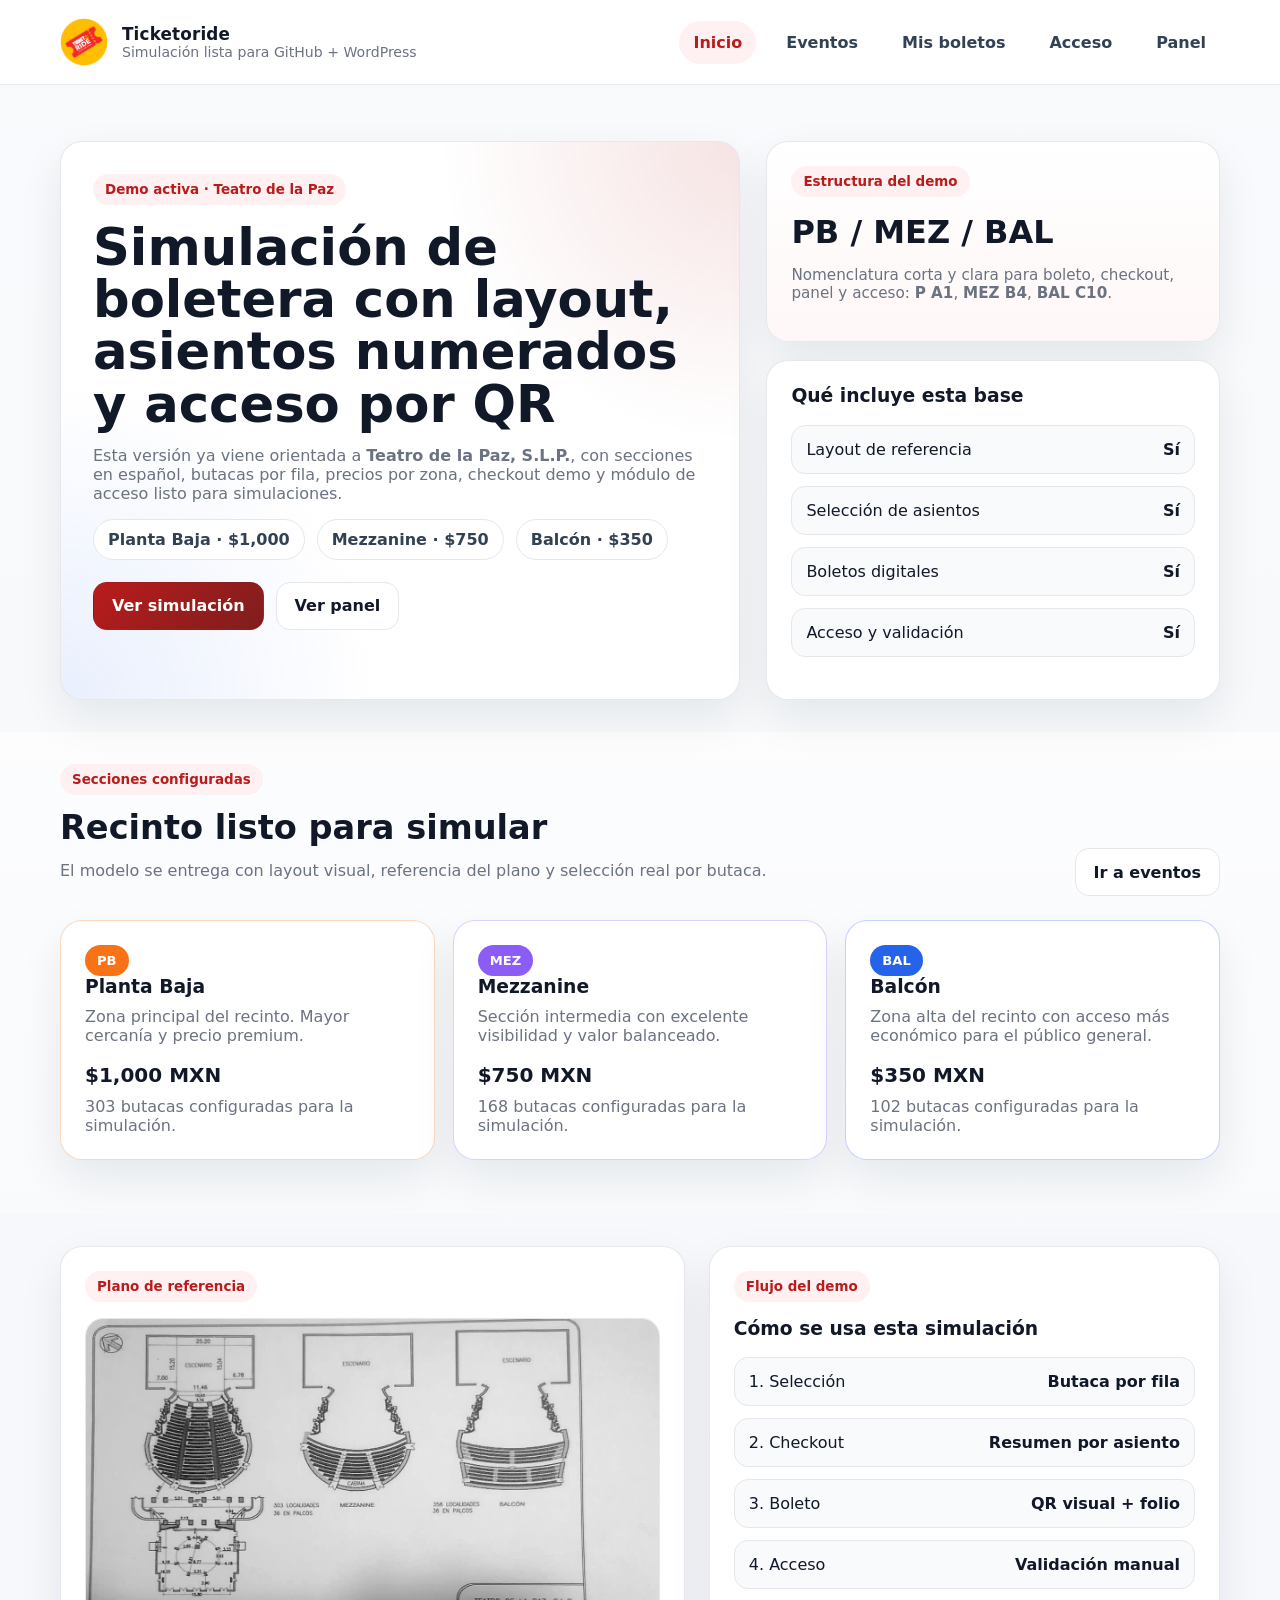
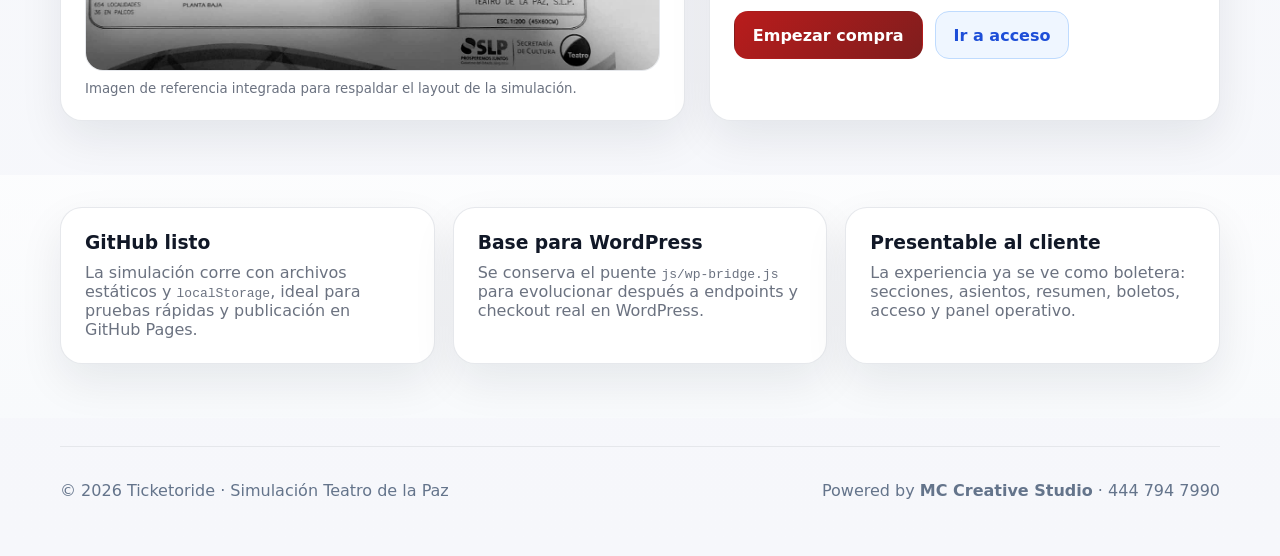
<file: index.html>
<!DOCTYPE html>
<html lang="es">
<head>
  <meta charset="UTF-8" />
  <meta name="viewport" content="width=device-width, initial-scale=1.0" />
  <title>Ticketoride | Simulación Teatro de la Paz</title>
  <meta name="description" content="Simulación de boletera con asientos numerados para Teatro de la Paz, S.L.P." />
  <link rel="stylesheet" href="css/style.css" />
</head>
<body data-page="home">
  <header class="site-header">
    <div class="container nav">
      <a class="brand" href="index.html">
        <img src="assets/img/logo-ticketoride.png" alt="Logo Ticketoride" class="brand-logo" />
        <div class="brand-copy">
          <span class="brand-name">Ticketoride</span>
          <span class="brand-tag">Simulación lista para GitHub + WordPress</span>
        </div>
      </a>
      <nav class="menu">
        <a href="index.html" class="is-active">Inicio</a>
        <a href="eventos.html">Eventos</a>
        <a href="mis-boletos.html">Mis boletos</a>
        <a href="scanner.html">Acceso</a>
        <a href="panel.html">Panel</a>
      </nav>
    </div>
  </header>

  <main>
    <section class="hero">
      <div class="container hero-grid">
        <article class="hero-card">
          <span class="kicker">Demo activa · Teatro de la Paz</span>
          <h1>Simulación de boletera con layout, asientos numerados y acceso por QR</h1>
          <p>
            Esta versión ya viene orientada a <strong>Teatro de la Paz, S.L.P.</strong>, con secciones en español,
            butacas por fila, precios por zona, checkout demo y módulo de acceso listo para simulaciones.
          </p>
          <div class="badge-row">
            <span class="badge">Planta Baja · $1,000</span>
            <span class="badge">Mezzanine · $750</span>
            <span class="badge">Balcón · $350</span>
          </div>
          <div class="hero-actions">
            <a href="evento.html?slug=teatro-de-la-paz-slp" class="btn btn-primary">Ver simulación</a>
            <a href="panel.html" class="btn btn-secondary">Ver panel</a>
          </div>
        </article>

        <aside class="hero-side">
          <article class="price-card panel-card">
            <span class="kicker">Estructura del demo</span>
            <div class="price-value">PB / MEZ / BAL</div>
            <p class="price-note">
              Nomenclatura corta y clara para boleto, checkout, panel y acceso:
              <strong>P A1</strong>, <strong>MEZ B4</strong>, <strong>BAL C10</strong>.
            </p>
          </article>
          <article class="panel-card">
            <h3 style="margin-top:0;">Qué incluye esta base</h3>
            <div class="summary-list">
              <div class="summary-item"><span>Layout de referencia</span><strong>Sí</strong></div>
              <div class="summary-item"><span>Selección de asientos</span><strong>Sí</strong></div>
              <div class="summary-item"><span>Boletos digitales</span><strong>Sí</strong></div>
              <div class="summary-item"><span>Acceso y validación</span><strong>Sí</strong></div>
            </div>
          </article>
        </aside>
      </div>
    </section>

    <section class="section alt">
      <div class="container">
        <div class="page-head">
          <div>
            <span class="kicker">Secciones configuradas</span>
            <h1 style="font-size:2.1rem;margin-bottom:10px;">Recinto listo para simular</h1>
            <p>El modelo se entrega con layout visual, referencia del plano y selección real por butaca.</p>
          </div>
          <a href="eventos.html" class="btn btn-secondary">Ir a eventos</a>
        </div>

        <div id="homeSections" class="cards-grid"></div>
      </div>
    </section>

    <section class="section">
      <div class="container two-col">
        <article class="seat-shell plan-card">
          <span class="kicker">Plano de referencia</span>
          <img src="assets/img/teatro-de-la-paz-plano.jpg" alt="Plano Teatro de la Paz" />
          <small>Imagen de referencia integrada para respaldar el layout de la simulación.</small>
        </article>

        <article class="summary-card">
          <span class="kicker">Flujo del demo</span>
          <h3>Cómo se usa esta simulación</h3>
          <div class="summary-list">
            <div class="summary-item"><span>1. Selección</span><strong>Butaca por fila</strong></div>
            <div class="summary-item"><span>2. Checkout</span><strong>Resumen por asiento</strong></div>
            <div class="summary-item"><span>3. Boleto</span><strong>QR visual + folio</strong></div>
            <div class="summary-item"><span>4. Acceso</span><strong>Validación manual</strong></div>
          </div>
          <div class="split-actions">
            <a href="evento.html?slug=teatro-de-la-paz-slp" class="btn btn-primary">Empezar compra</a>
            <a href="scanner.html" class="btn btn-soft">Ir a acceso</a>
          </div>
        </article>
      </div>
    </section>

    <section class="section alt">
      <div class="container">
        <div class="feature-grid">
          <article class="feature-card">
            <h3>GitHub listo</h3>
            <p>La simulación corre con archivos estáticos y <code>localStorage</code>, ideal para pruebas rápidas y publicación en GitHub Pages.</p>
          </article>
          <article class="feature-card">
            <h3>Base para WordPress</h3>
            <p>Se conserva el puente <code>js/wp-bridge.js</code> para evolucionar después a endpoints y checkout real en WordPress.</p>
          </article>
          <article class="feature-card">
            <h3>Presentable al cliente</h3>
            <p>La experiencia ya se ve como boletera: secciones, asientos, resumen, boletos, acceso y panel operativo.</p>
          </article>
        </div>
      </div>
    </section>
  </main>

  <footer class="footer">
    <div class="container footer-wrap">
      <p>© 2026 Ticketoride · Simulación Teatro de la Paz</p>
      <p>Powered by <strong>MC Creative Studio</strong> · 444 794 7990</p>
    </div>
  </footer>

  <script src="js/mock-data.js"></script>
  <script src="js/wp-bridge.js"></script>
  <script src="js/app.js"></script>
</body>
</html>
</file>
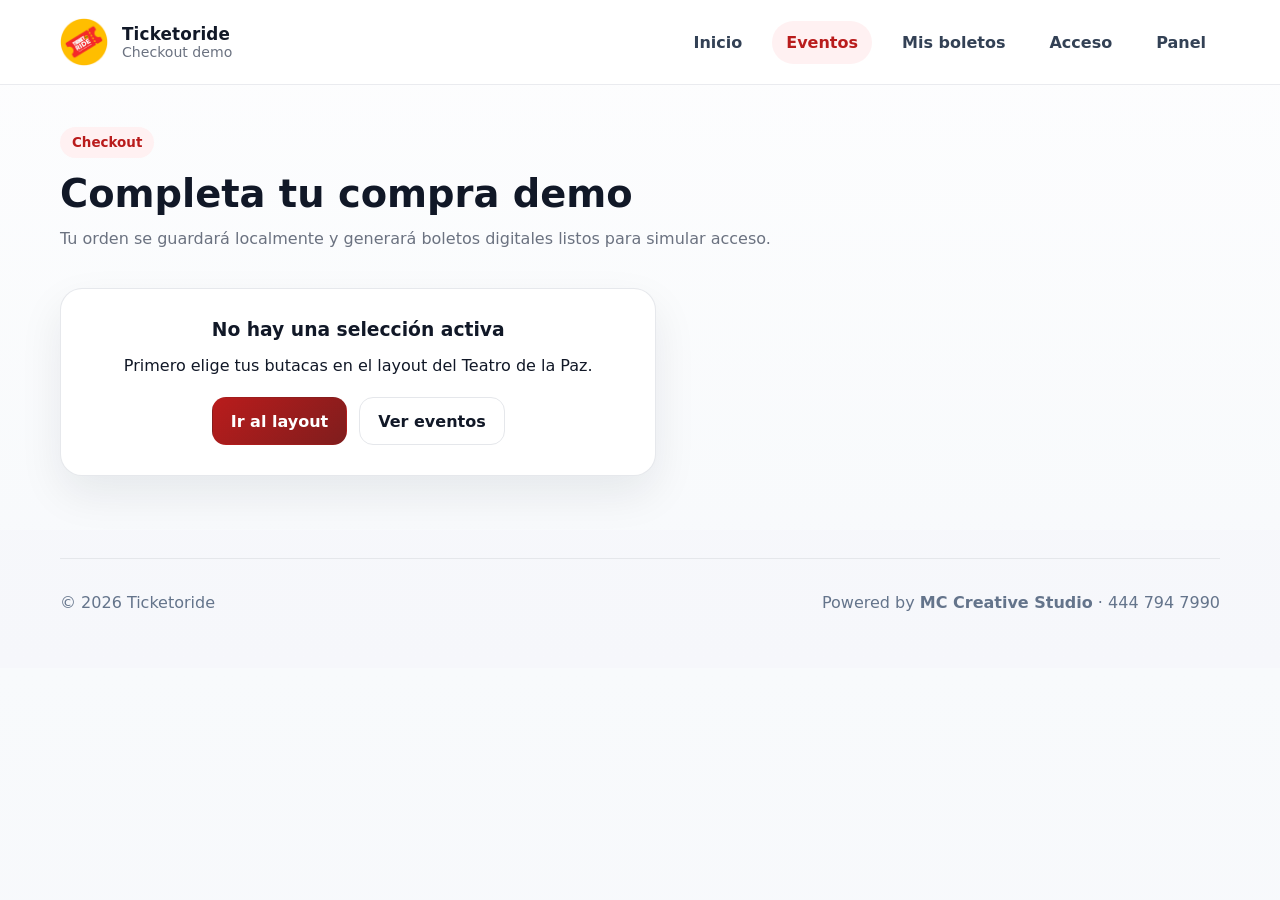
<file: checkout.html>
<!DOCTYPE html>
<html lang="es">
<head>
  <meta charset="UTF-8" />
  <meta name="viewport" content="width=device-width, initial-scale=1.0" />
  <title>Ticketoride | Checkout</title>
  <meta name="description" content="Finaliza tu compra demo." />
  <link rel="stylesheet" href="css/style.css" />
</head>
<body data-page="checkout">
  <header class="site-header">
    <div class="container nav">
      <a class="brand" href="index.html">
        <img src="assets/img/logo-ticketoride.png" alt="Logo Ticketoride" class="brand-logo" />
        <div class="brand-copy">
          <span class="brand-name">Ticketoride</span>
          <span class="brand-tag">Checkout demo</span>
        </div>
      </a>
      <nav class="menu">
        <a href="index.html">Inicio</a>
        <a href="eventos.html">Eventos</a>
        <a href="mis-boletos.html">Mis boletos</a>
        <a href="scanner.html">Acceso</a>
        <a href="panel.html">Panel</a>
      </nav>
    </div>
  </header>

  <main class="section alt" style="padding-top:42px">
    <div class="container">
      <div class="page-head">
        <div>
          <span class="kicker">Checkout</span>
          <h1 style="font-size:2.4rem;margin-bottom:10px;">Completa tu compra demo</h1>
          <p>Tu orden se guardará localmente y generará boletos digitales listos para simular acceso.</p>
        </div>
      </div>

      <div class="checkout-layout" id="checkoutWrap"></div>
    </div>
  </main>

  <footer class="footer">
    <div class="container footer-wrap">
      <p>© 2026 Ticketoride</p>
      <p>Powered by <strong>MC Creative Studio</strong> · 444 794 7990</p>
    </div>
  </footer>

  <script src="js/mock-data.js"></script>
  <script src="js/wp-bridge.js"></script>
  <script src="js/app.js"></script>
</body>
</html>
</file>
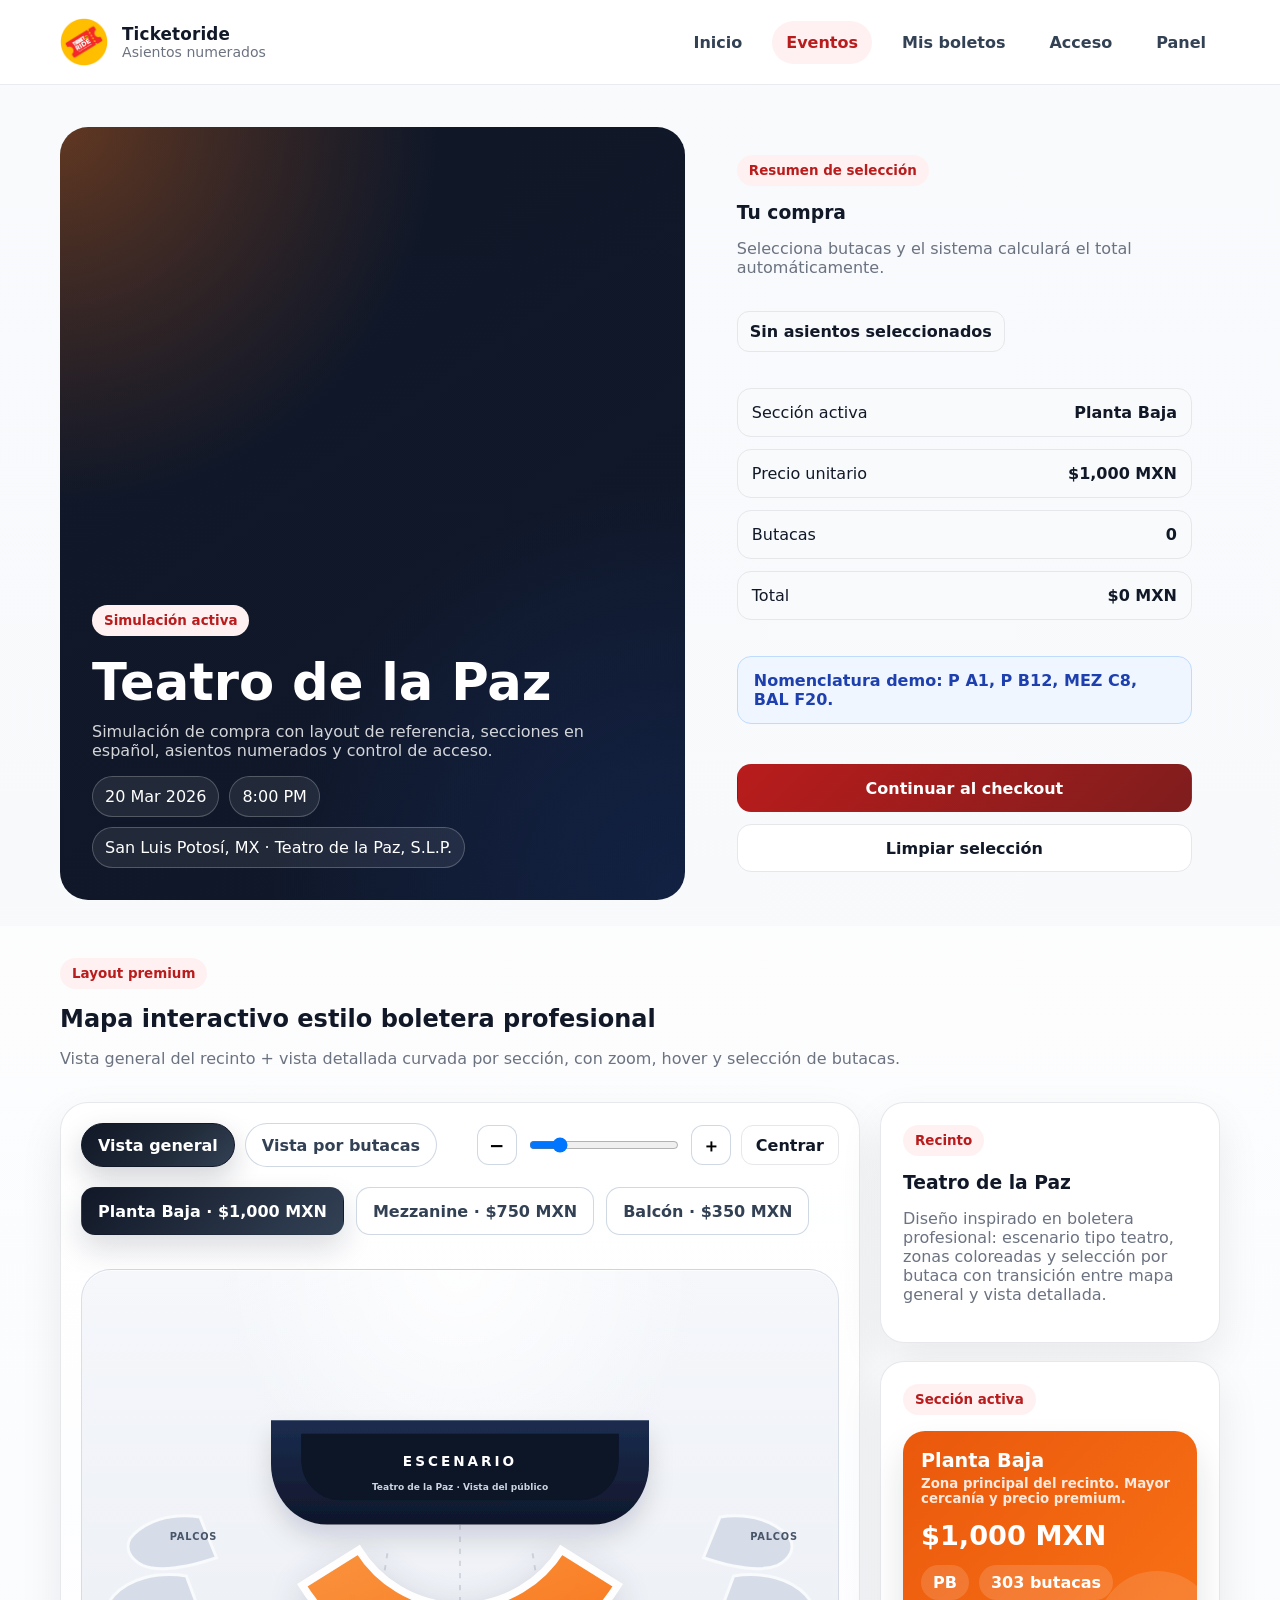
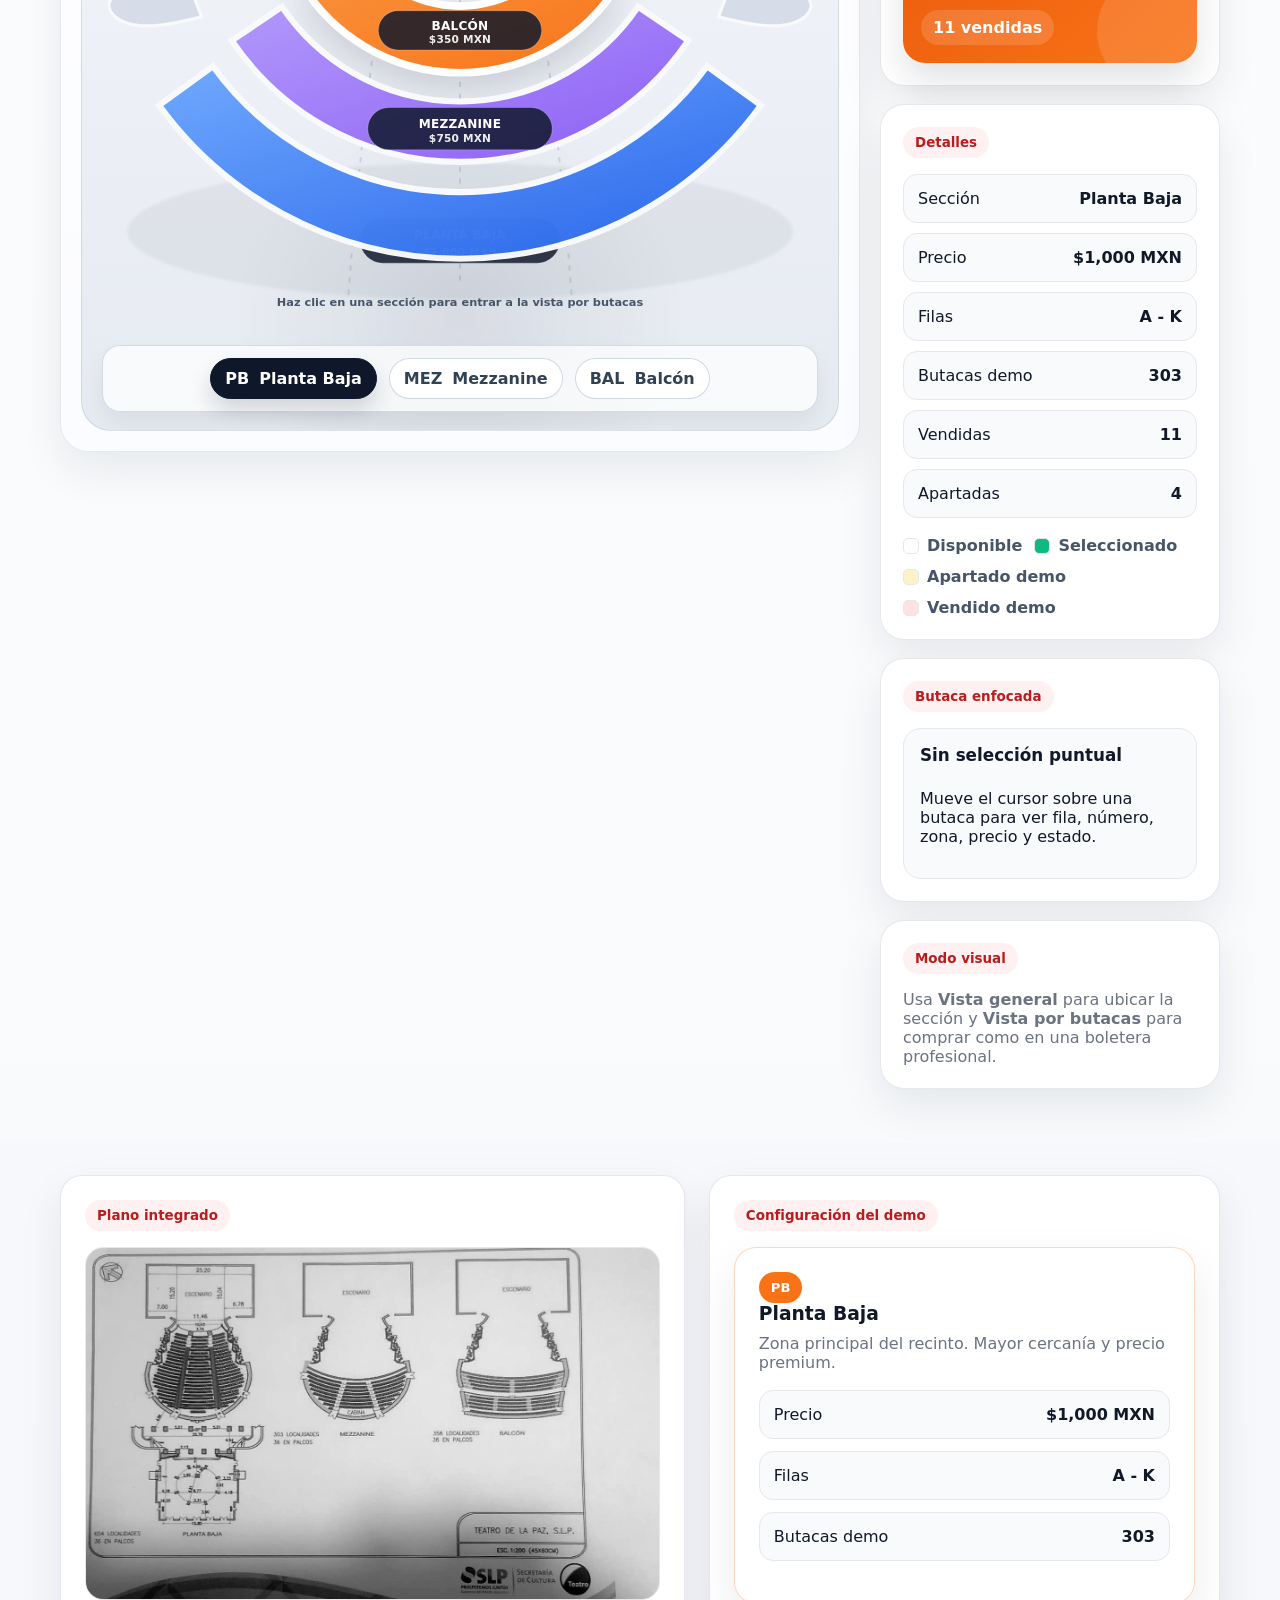
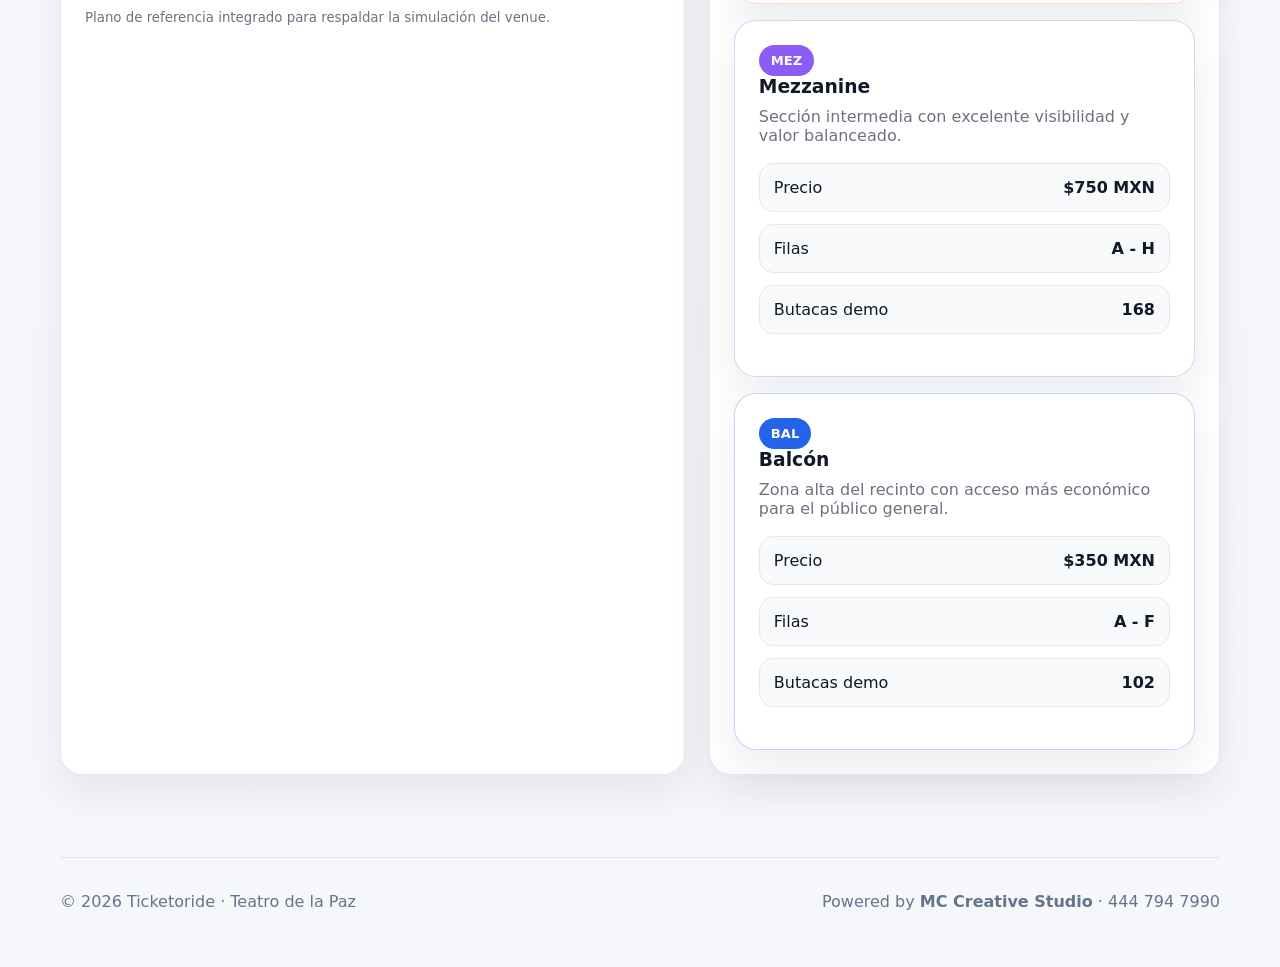
<file: evento.html>
<!DOCTYPE html>
<html lang="es">
<head>
  <meta charset="UTF-8" />
  <meta name="viewport" content="width=device-width, initial-scale=1.0" />
  <title>Ticketoride | Teatro de la Paz</title>
  <meta name="description" content="Selecciona butacas para Teatro de la Paz." />
  <link rel="stylesheet" href="css/style.css" />
</head>
<body data-page="event">
  <header class="site-header">
    <div class="container nav">
      <a class="brand" href="index.html">
        <img src="assets/img/logo-ticketoride.png" alt="Logo Ticketoride" class="brand-logo" />
        <div class="brand-copy">
          <span class="brand-name">Ticketoride</span>
          <span class="brand-tag">Asientos numerados</span>
        </div>
      </a>
      <nav class="menu">
        <a href="index.html">Inicio</a>
        <a href="eventos.html">Eventos</a>
        <a href="mis-boletos.html">Mis boletos</a>
        <a href="scanner.html">Acceso</a>
        <a href="panel.html">Panel</a>
      </nav>
    </div>
  </header>

  <main>
    <section class="hero-event">
      <div class="container event-grid-layout">
        <article class="cover-card">
          <div>
            <span class="kicker" id="eventHeroTag">Simulación activa</span>
            <h1 id="eventTitle">Teatro de la Paz</h1>
            <p id="eventSummary">Compra demo de asientos numerados con secciones PB, MEZ y BAL.</p>
            <div class="cover-meta">
              <span id="eventDate">20 Mar 2026</span>
              <span id="eventTime">8:00 PM</span>
              <span id="eventVenue">San Luis Potosí, MX · Teatro de la Paz</span>
            </div>
          </div>
        </article>

        <aside class="purchase-card">
          <div>
            <span class="kicker">Resumen de selección</span>
            <h3 style="margin:0 0 8px;">Tu compra</h3>
            <p class="muted">Selecciona butacas y el sistema calculará el total automáticamente.</p>
          </div>

          <div class="selection-pills" id="selectedPills">
            <span class="selection-pill">Sin asientos seleccionados</span>
          </div>

          <div class="summary-list">
            <div class="summary-item"><span>Sección activa</span><strong id="activeSectionName">Planta Baja</strong></div>
            <div class="summary-item"><span>Precio unitario</span><strong id="activeSectionPrice">$1,000 MXN</strong></div>
            <div class="summary-item"><span>Butacas</span><strong id="selectedCount">0</strong></div>
            <div class="summary-item"><span>Total</span><strong id="selectedTotal">$0 MXN</strong></div>
          </div>

          <div class="note">Nomenclatura demo: <strong>P A1</strong>, <strong>P B12</strong>, <strong>MEZ C8</strong>, <strong>BAL F20</strong>.</div>
          <div class="split-actions">
            <button id="continueCheckout" class="btn btn-primary full">Continuar al checkout</button>
            <button id="clearSelection" class="btn btn-secondary full">Limpiar selección</button>
          </div>
        </aside>
      </div>
    </section>

    <section class="section alt">
      <div class="container">
        <div class="section-header">
          <div>
            <span class="kicker">Layout premium</span>
            <h2 style="margin-top:0;">Mapa interactivo estilo boletera profesional</h2>
            <p class="muted">Vista general del recinto + vista detallada curvada por sección, con zoom, hover y selección de butacas.</p>
          </div>
        </div>

        <div class="tm-layout-shell">
          <div class="layout-main-pro">
            <div class="layout-toolbar-pro">
              <div class="view-switch">
                <button id="viewOverviewBtn" class="view-btn is-active" type="button">Vista general</button>
                <button id="viewDetailBtn" class="view-btn" type="button">Vista por butacas</button>
              </div>
              <div class="zoom-wrap">
                <button id="zoomOut" class="zoom-btn" type="button">−</button>
                <input id="zoomRange" class="zoom-range" type="range" min="0.85" max="1.7" step="0.05" value="1" />
                <button id="zoomIn" class="zoom-btn" type="button">＋</button>
                <button id="zoomReset" class="btn btn-secondary btn-compact" type="button">Centrar</button>
              </div>
            </div>

            <div class="section-tabs pro-tabs" id="sectionTabs"></div>

            <div class="layout-canvas-pro">
              <div id="overviewView" class="layout-view-pro is-visible">
                <div id="overviewMap" class="overview-map"></div>
              </div>

              <div id="detailView" class="layout-view-pro">
                <div class="detail-stage-pro">
                  <div class="stage-house-glow"></div>
                  <div class="stage-curtain stage-curtain-left"></div>
                  <div class="stage-curtain stage-curtain-right"></div>
                  <div class="stage-proscenium"></div>
                  <div class="stage-lights"></div>
                  <span>ESCENARIO</span>
                  <small>Teatro de la Paz · Vista desde público</small>
                  <div class="stage-apron"></div>
                </div>
                <div class="detail-viewport-pro">
                  <div id="detailScene" class="detail-scene-pro" style="transform:scale(1);">
                    <svg id="guideSvg" class="guide-svg" viewBox="0 0 1000 900" preserveAspectRatio="xMidYMid meet"></svg>
                    <div id="rowLabels" class="row-label-layer"></div>
                    <div id="seatMap" class="seat-map-pro"></div>
                  </div>
                </div>
              </div>
            </div>
          </div>

          <aside class="layout-sidebar-pro">
            <div class="sidebar-card-pro">
              <span class="kicker">Recinto</span>
              <h3>Teatro de la Paz</h3>
              <p class="muted">Diseño inspirado en boletera profesional: escenario tipo teatro, zonas coloreadas y selección por butaca con transición entre mapa general y vista detallada.</p>
            </div>

            <div class="sidebar-card-pro">
              <span class="kicker">Sección activa</span>
              <div id="activeSectionHero"></div>
            </div>

            <div class="sidebar-card-pro">
              <span class="kicker">Detalles</span>
              <div id="sectionMeta" class="summary-stack"></div>
              <div class="legend legend-pro">
                <div class="legend-item"><span class="legend-dot dot-available"></span>Disponible</div>
                <div class="legend-item"><span class="legend-dot dot-selected"></span>Seleccionado</div>
                <div class="legend-item"><span class="legend-dot dot-held"></span>Apartado demo</div>
                <div class="legend-item"><span class="legend-dot dot-sold"></span>Vendido demo</div>
              </div>
            </div>

            <div class="sidebar-card-pro">
              <span class="kicker">Butaca enfocada</span>
              <div id="hoverSeatCard" class="hover-seat-card">
                <strong>Sin selección puntual</strong>
                <p>Mueve el cursor sobre una butaca para ver fila, número, zona, precio y estado.</p>
              </div>
            </div>

            <div class="sidebar-card-pro">
              <span class="kicker">Modo visual</span>
              <p class="muted" style="margin:0;">Usa <strong>Vista general</strong> para ubicar la sección y <strong>Vista por butacas</strong> para comprar como en una boletera profesional.</p>
            </div>
          </aside>
        </div>
      </div>
    </section>

    <section class="section">
      <div class="container two-col">
        <article class="seat-shell plan-card">
          <span class="kicker">Plano integrado</span>
          <img src="assets/img/teatro-de-la-paz-plano.jpg" alt="Plano del Teatro de la Paz" />
          <small>Plano de referencia integrado para respaldar la simulación del venue.</small>
        </article>

        <article class="summary-card">
          <span class="kicker">Configuración del demo</span>
          <div id="sectionCards" class="section-list"></div>
        </article>
      </div>
    </section>
  </main>

  <footer class="footer">
    <div class="container footer-wrap">
      <p>© 2026 Ticketoride · Teatro de la Paz</p>
      <p>Powered by <strong>MC Creative Studio</strong> · 444 794 7990</p>
    </div>
  </footer>

  <script src="js/mock-data.js"></script>
  <script src="js/wp-bridge.js"></script>
  <script src="js/app.js"></script>
</body>
</html>
</file>
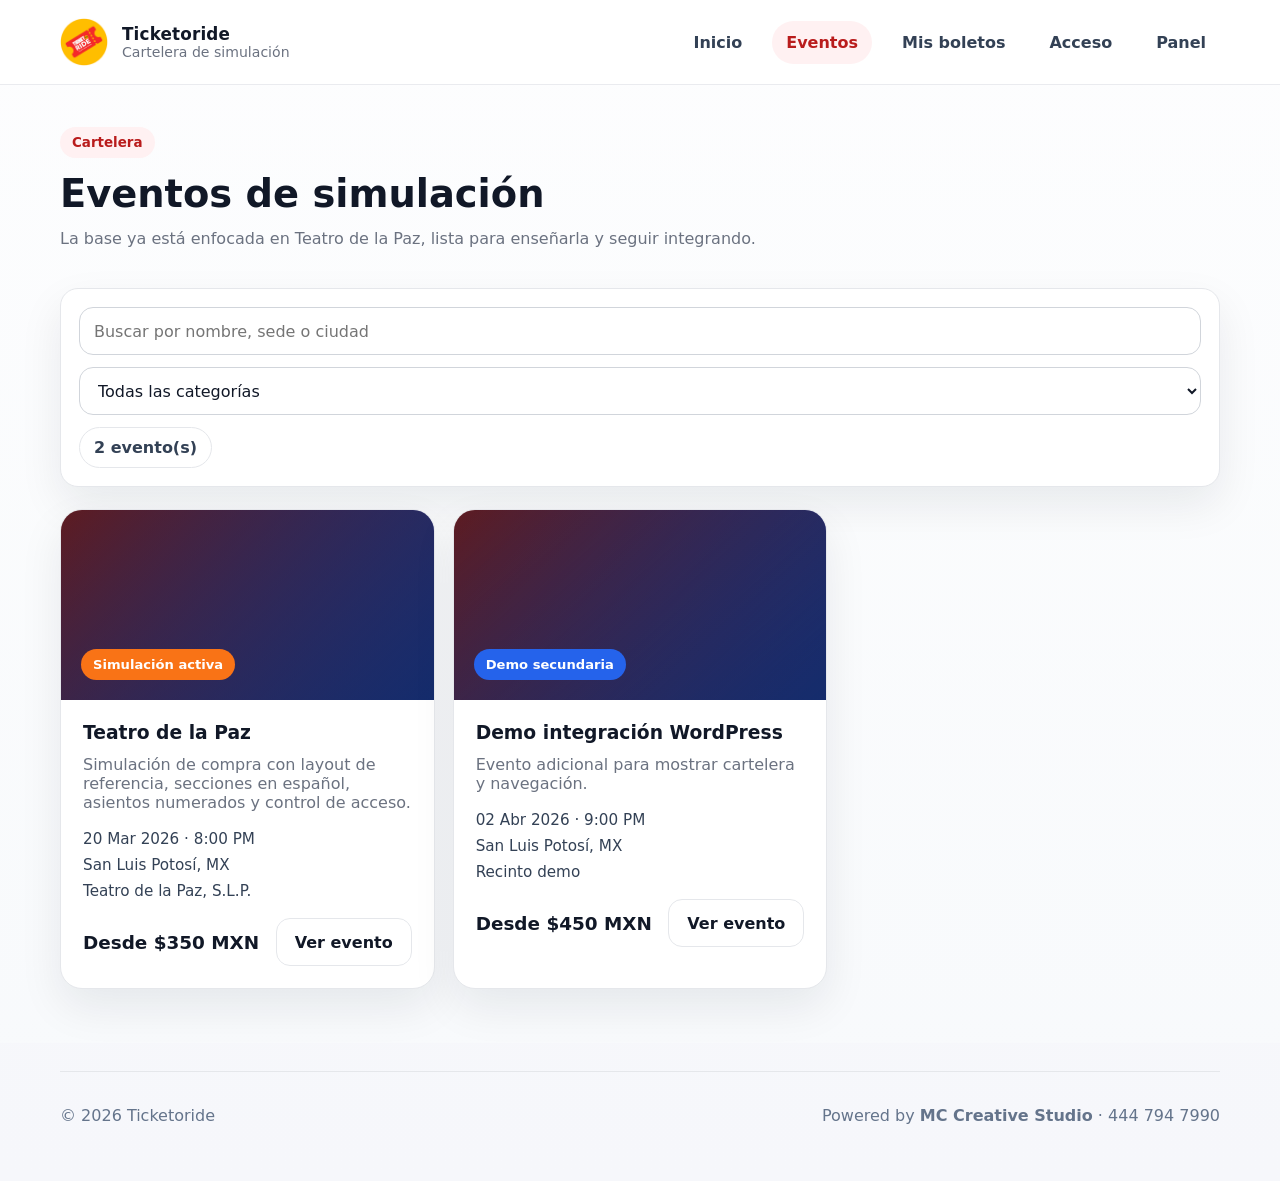
<file: eventos.html>
<!DOCTYPE html>
<html lang="es">
<head>
  <meta charset="UTF-8" />
  <meta name="viewport" content="width=device-width, initial-scale=1.0" />
  <title>Ticketoride | Eventos</title>
  <meta name="description" content="Cartelera demo de Ticketoride." />
  <link rel="stylesheet" href="css/style.css" />
</head>
<body data-page="events">
  <header class="site-header">
    <div class="container nav">
      <a class="brand" href="index.html">
        <img src="assets/img/logo-ticketoride.png" alt="Logo Ticketoride" class="brand-logo" />
        <div class="brand-copy">
          <span class="brand-name">Ticketoride</span>
          <span class="brand-tag">Cartelera de simulación</span>
        </div>
      </a>
      <nav class="menu">
        <a href="index.html">Inicio</a>
        <a href="eventos.html" class="is-active">Eventos</a>
        <a href="mis-boletos.html">Mis boletos</a>
        <a href="scanner.html">Acceso</a>
        <a href="panel.html">Panel</a>
      </nav>
    </div>
  </header>

  <main class="section alt" style="padding-top:42px">
    <div class="container">
      <div class="page-head">
        <div>
          <span class="kicker">Cartelera</span>
          <h1 style="font-size:2.4rem;margin-bottom:10px;">Eventos de simulación</h1>
          <p>La base ya está enfocada en Teatro de la Paz, lista para enseñarla y seguir integrando.</p>
        </div>
      </div>

      <div class="toolbar">
        <input id="filterSearch" type="text" placeholder="Buscar por nombre, sede o ciudad" />
        <select id="filterCategory">
          <option value="all">Todas las categorías</option>
          <option value="Teatro">Teatro</option>
          <option value="Concierto">Concierto</option>
        </select>
        <span class="badge" id="eventsCount">0 evento(s)</span>
      </div>

      <div id="eventsGrid" class="events-grid"></div>
    </div>
  </main>

  <footer class="footer">
    <div class="container footer-wrap">
      <p>© 2026 Ticketoride</p>
      <p>Powered by <strong>MC Creative Studio</strong> · 444 794 7990</p>
    </div>
  </footer>

  <script src="js/mock-data.js"></script>
  <script src="js/wp-bridge.js"></script>
  <script src="js/app.js"></script>
</body>
</html>
</file>
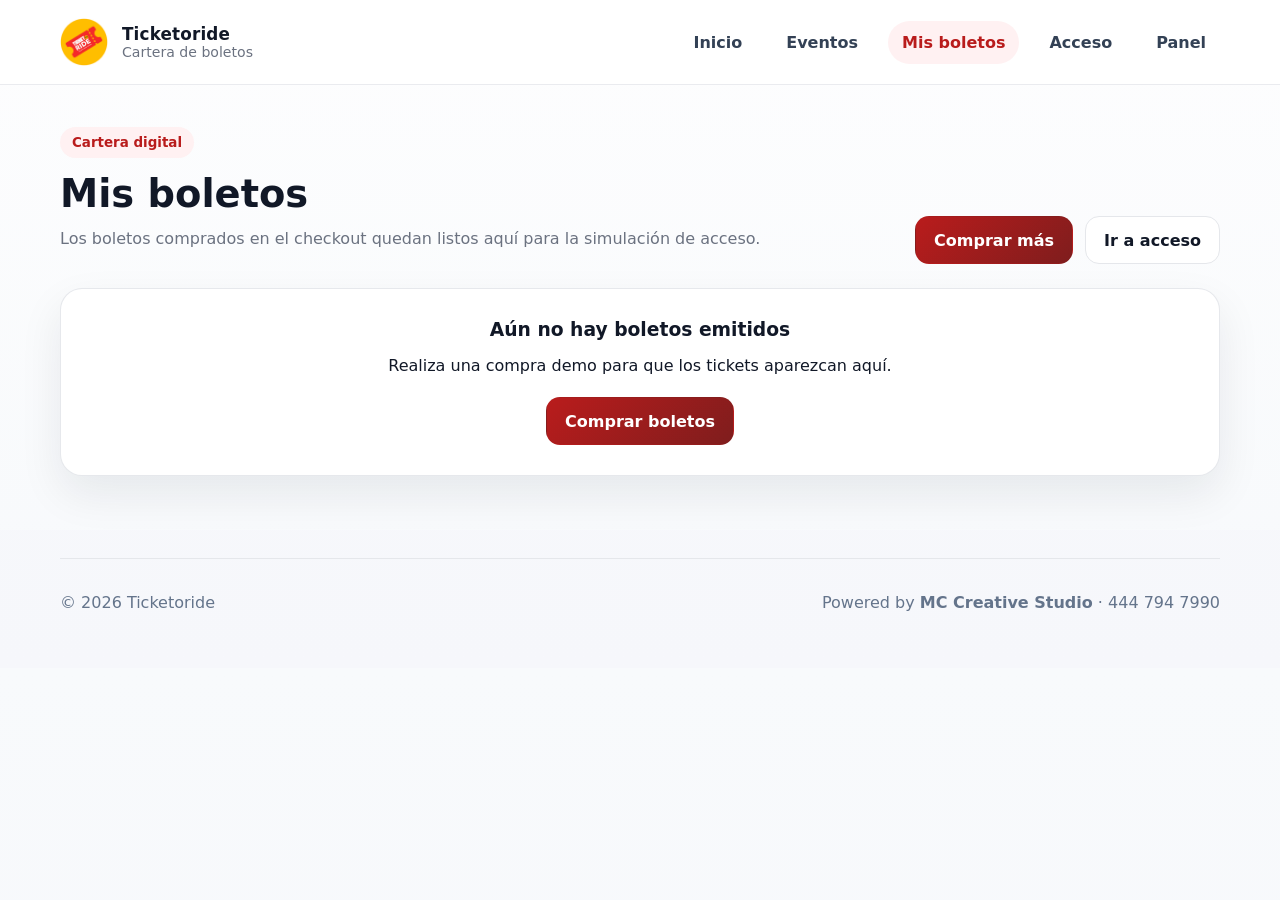
<file: mis-boletos.html>
<!DOCTYPE html>
<html lang="es">
<head>
  <meta charset="UTF-8" />
  <meta name="viewport" content="width=device-width, initial-scale=1.0" />
  <title>Ticketoride | Mis boletos</title>
  <meta name="description" content="Consulta tus boletos digitales demo." />
  <link rel="stylesheet" href="css/style.css" />
</head>
<body data-page="tickets">
  <header class="site-header">
    <div class="container nav">
      <a class="brand" href="index.html">
        <img src="assets/img/logo-ticketoride.png" alt="Logo Ticketoride" class="brand-logo" />
        <div class="brand-copy">
          <span class="brand-name">Ticketoride</span>
          <span class="brand-tag">Cartera de boletos</span>
        </div>
      </a>
      <nav class="menu">
        <a href="index.html">Inicio</a>
        <a href="eventos.html">Eventos</a>
        <a href="mis-boletos.html" class="is-active">Mis boletos</a>
        <a href="scanner.html">Acceso</a>
        <a href="panel.html">Panel</a>
      </nav>
    </div>
  </header>

  <main class="section alt" style="padding-top:42px">
    <div class="container">
      <div class="page-head">
        <div>
          <span class="kicker">Cartera digital</span>
          <h1 style="font-size:2.4rem;margin-bottom:10px;">Mis boletos</h1>
          <p>Los boletos comprados en el checkout quedan listos aquí para la simulación de acceso.</p>
        </div>
        <div class="split-actions">
          <a href="evento.html?slug=teatro-de-la-paz-slp" class="btn btn-primary">Comprar más</a>
          <a href="scanner.html" class="btn btn-secondary">Ir a acceso</a>
        </div>
      </div>

      <div id="ticketsWrap" class="tickets-grid"></div>
    </div>
  </main>

  <footer class="footer">
    <div class="container footer-wrap">
      <p>© 2026 Ticketoride</p>
      <p>Powered by <strong>MC Creative Studio</strong> · 444 794 7990</p>
    </div>
  </footer>

  <script src="js/mock-data.js"></script>
  <script src="js/wp-bridge.js"></script>
  <script src="js/app.js"></script>
</body>
</html>
</file>
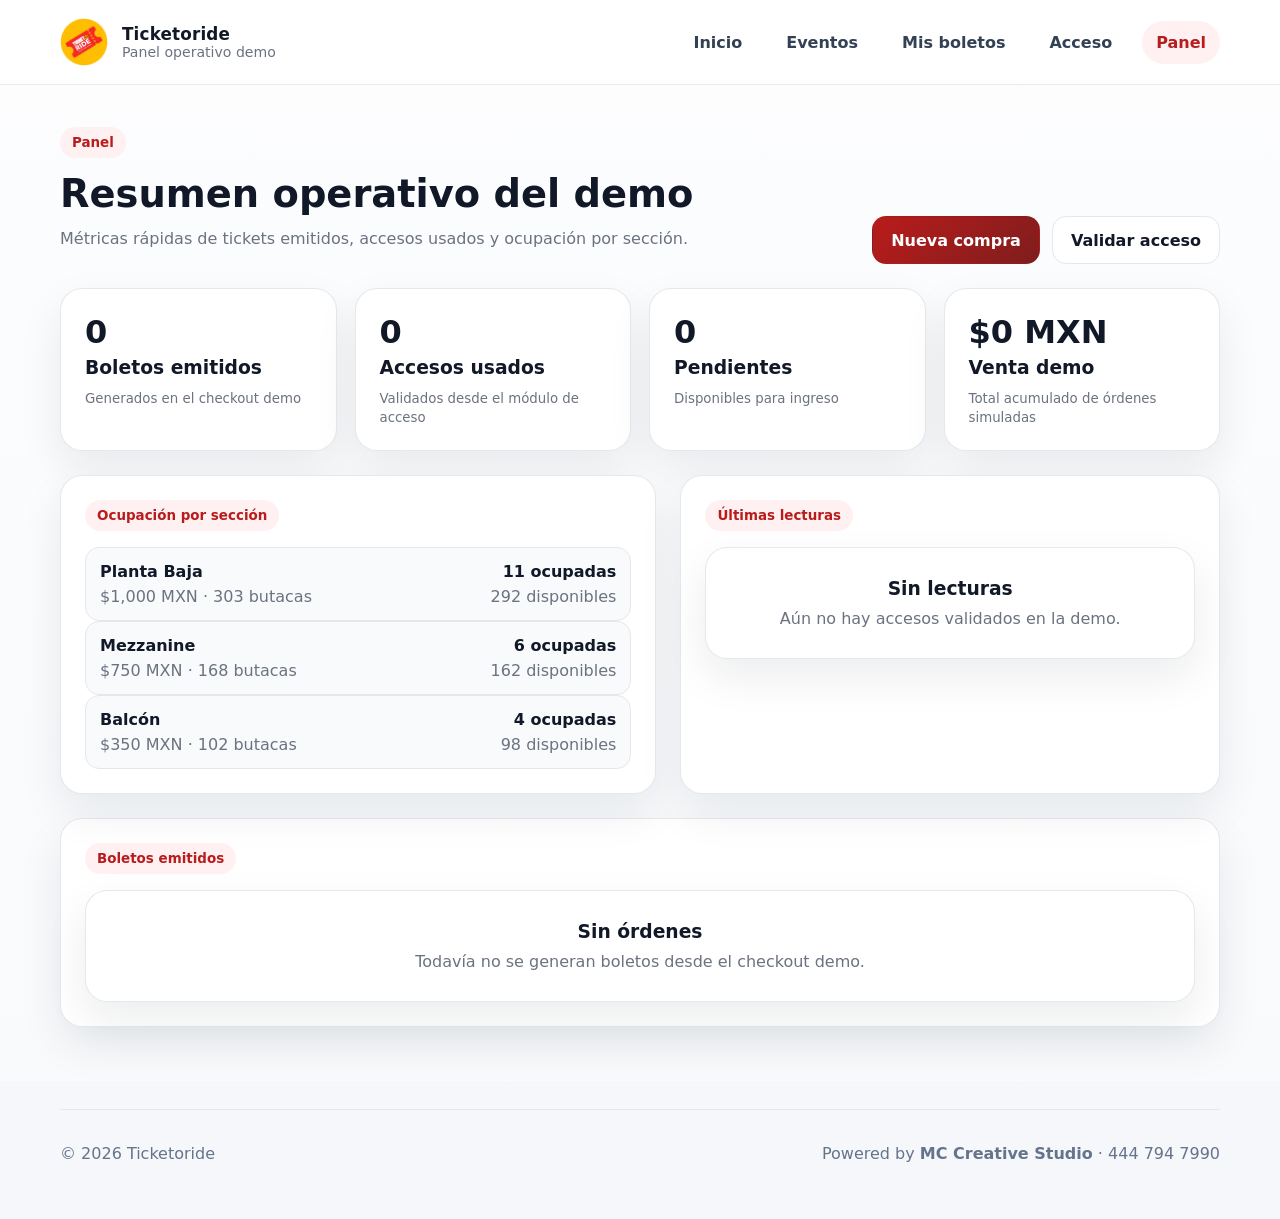
<file: panel.html>
<!DOCTYPE html>
<html lang="es">
<head>
  <meta charset="UTF-8" />
  <meta name="viewport" content="width=device-width, initial-scale=1.0" />
  <title>Ticketoride | Panel</title>
  <meta name="description" content="Panel operativo de la simulación." />
  <link rel="stylesheet" href="css/style.css" />
</head>
<body data-page="panel">
  <header class="site-header">
    <div class="container nav">
      <a class="brand" href="index.html">
        <img src="assets/img/logo-ticketoride.png" alt="Logo Ticketoride" class="brand-logo" />
        <div class="brand-copy">
          <span class="brand-name">Ticketoride</span>
          <span class="brand-tag">Panel operativo demo</span>
        </div>
      </a>
      <nav class="menu">
        <a href="index.html">Inicio</a>
        <a href="eventos.html">Eventos</a>
        <a href="mis-boletos.html">Mis boletos</a>
        <a href="scanner.html">Acceso</a>
        <a href="panel.html" class="is-active">Panel</a>
      </nav>
    </div>
  </header>

  <main class="section alt" style="padding-top:42px">
    <div class="container">
      <div class="page-head">
        <div>
          <span class="kicker">Panel</span>
          <h1 style="font-size:2.4rem;margin-bottom:10px;">Resumen operativo del demo</h1>
          <p>Métricas rápidas de tickets emitidos, accesos usados y ocupación por sección.</p>
        </div>
        <div class="split-actions">
          <a href="evento.html?slug=teatro-de-la-paz-slp" class="btn btn-primary">Nueva compra</a>
          <a href="scanner.html" class="btn btn-secondary">Validar acceso</a>
        </div>
      </div>

      <div id="panelMetrics" class="metrics-grid"></div>

      <section class="section" style="padding:24px 0 0;">
        <div class="panel-layout">
          <article class="summary-card">
            <span class="kicker">Ocupación por sección</span>
            <div id="panelSections"></div>
          </article>

          <article class="summary-card">
            <span class="kicker">Últimas lecturas</span>
            <div id="panelRecentScans"></div>
          </article>
        </div>
      </section>

      <section class="section" style="padding:24px 0 0;">
        <article class="summary-card">
          <span class="kicker">Boletos emitidos</span>
          <div id="panelOrders"></div>
        </article>
      </section>
    </div>
  </main>

  <footer class="footer">
    <div class="container footer-wrap">
      <p>© 2026 Ticketoride</p>
      <p>Powered by <strong>MC Creative Studio</strong> · 444 794 7990</p>
    </div>
  </footer>

  <script src="js/mock-data.js"></script>
  <script src="js/wp-bridge.js"></script>
  <script src="js/app.js"></script>
</body>
</html>
</file>
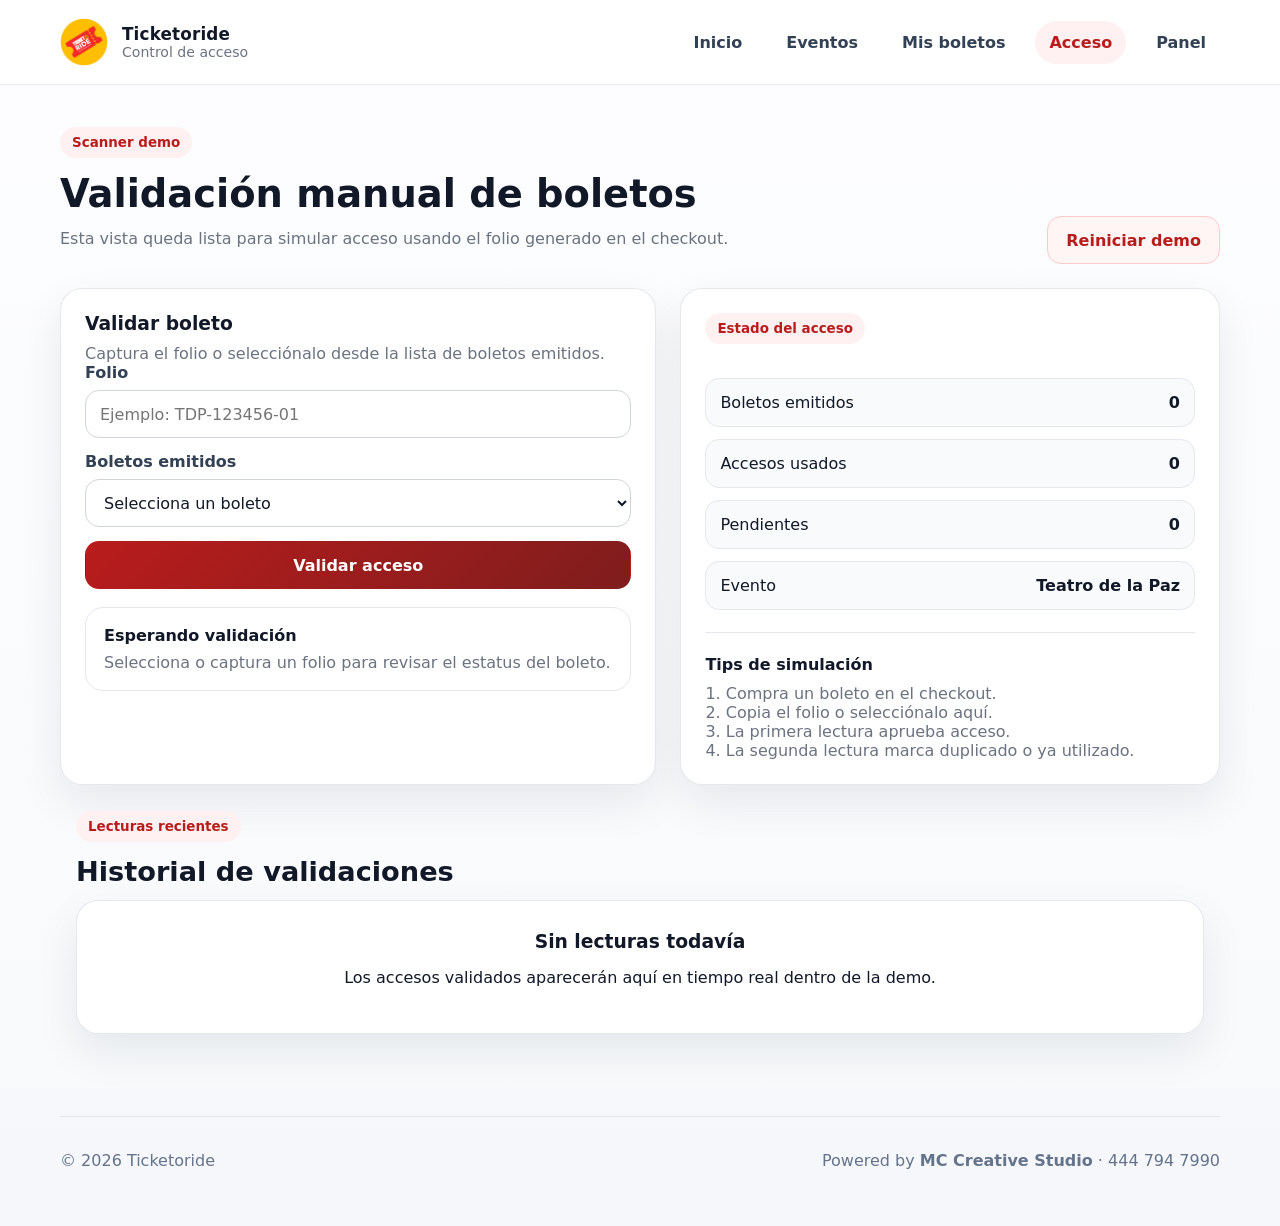
<file: scanner.html>
<!DOCTYPE html>
<html lang="es">
<head>
  <meta charset="UTF-8" />
  <meta name="viewport" content="width=device-width, initial-scale=1.0" />
  <title>Ticketoride | Acceso</title>
  <meta name="description" content="Valida boletos demo en puerta." />
  <link rel="stylesheet" href="css/style.css" />
</head>
<body data-page="scanner">
  <header class="site-header">
    <div class="container nav">
      <a class="brand" href="index.html">
        <img src="assets/img/logo-ticketoride.png" alt="Logo Ticketoride" class="brand-logo" />
        <div class="brand-copy">
          <span class="brand-name">Ticketoride</span>
          <span class="brand-tag">Control de acceso</span>
        </div>
      </a>
      <nav class="menu">
        <a href="index.html">Inicio</a>
        <a href="eventos.html">Eventos</a>
        <a href="mis-boletos.html">Mis boletos</a>
        <a href="scanner.html" class="is-active">Acceso</a>
        <a href="panel.html">Panel</a>
      </nav>
    </div>
  </header>

  <main class="section alt" style="padding-top:42px">
    <div class="container">
      <div class="page-head">
        <div>
          <span class="kicker">Scanner demo</span>
          <h1 style="font-size:2.4rem;margin-bottom:10px;">Validación manual de boletos</h1>
          <p>Esta vista queda lista para simular acceso usando el folio generado en el checkout.</p>
        </div>
        <button id="resetDemoData" class="btn btn-ghost">Reiniciar demo</button>
      </div>

      <div class="scan-layout">
        <section class="scan-card">
          <h3>Validar boleto</h3>
          <p>Captura el folio o selecciónalo desde la lista de boletos emitidos.</p>
          <div class="scan-form">
            <div class="field-wrap">
              <span>Folio</span>
              <input id="scannerInput" class="field" type="text" placeholder="Ejemplo: TDP-123456-01" />
            </div>
            <div class="field-wrap">
              <span>Boletos emitidos</span>
              <select id="scannerSelect" class="field"></select>
            </div>
            <button id="scannerValidate" class="btn btn-primary">Validar acceso</button>
          </div>
          <div id="scannerResult" class="scan-result">
            <strong>Esperando validación</strong>
            <p style="margin-top:8px;">Selecciona o captura un folio para revisar el estatus del boleto.</p>
          </div>
        </section>

        <aside class="summary-card">
          <span class="kicker">Estado del acceso</span>
          <div class="summary-list" id="scannerStats"></div>
          <hr class="soft" />
          <strong style="display:block;margin-bottom:10px;">Tips de simulación</strong>
          <p class="muted">1. Compra un boleto en el checkout.</p>
          <p class="muted">2. Copia el folio o selecciónalo aquí.</p>
          <p class="muted">3. La primera lectura aprueba acceso.</p>
          <p class="muted">4. La segunda lectura marca duplicado o ya utilizado.</p>
        </aside>
      </div>

      <section class="section" style="padding:26px 0 0;">
        <div class="container" style="padding:0">
          <div class="page-head" style="margin-bottom:14px;">
            <div>
              <span class="kicker">Lecturas recientes</span>
              <h1 style="font-size:1.7rem;margin:0;">Historial de validaciones</h1>
            </div>
          </div>
          <div id="recentScansWrap" class="tickets-grid"></div>
        </div>
      </section>
    </div>
  </main>

  <footer class="footer">
    <div class="container footer-wrap">
      <p>© 2026 Ticketoride</p>
      <p>Powered by <strong>MC Creative Studio</strong> · 444 794 7990</p>
    </div>
  </footer>

  <script src="js/mock-data.js"></script>
  <script src="js/wp-bridge.js"></script>
  <script src="js/app.js"></script>
</body>
</html>
</file>
<file: css/style.css>
:root{
  --bg:#f6f7fb;
  --surface:#ffffff;
  --surface-2:#fdfdff;
  --ink:#111827;
  --muted:#6b7280;
  --line:#e5e7eb;
  --line-strong:#d1d5db;
  --brand:#b91c1c;
  --brand-2:#7f1d1d;
  --brand-soft:#fee2e2;
  --ok:#16a34a;
  --warn:#ca8a04;
  --danger:#dc2626;
  --info:#1d4ed8;
  --held:#f59e0b;
  --sold:#ef4444;
  --selected:#10b981;
  --dark:#0f172a;
  --shadow:0 18px 44px rgba(15,23,42,.08);
  --radius:22px;
  --radius-sm:14px;
  --pb:#f97316;
  --mez:#8b5cf6;
  --bal:#2563eb;
}
*{box-sizing:border-box}
html{scroll-behavior:smooth}
body{
  margin:0;
  font-family:Inter,ui-sans-serif,system-ui,-apple-system,BlinkMacSystemFont,"Segoe UI",sans-serif;
  background:linear-gradient(180deg,#f8fafc 0%,#f6f7fb 100%);
  color:var(--ink);
}
img{max-width:100%;display:block}
a{color:inherit;text-decoration:none}
button,input,select,textarea{font:inherit}
.container{width:min(1160px,calc(100% - 32px));margin:0 auto}
.site-header{
  position:sticky;top:0;z-index:30;
  background:rgba(255,255,255,.92);
  backdrop-filter:blur(16px);
  border-bottom:1px solid rgba(229,231,235,.8);
}
.nav{
  min-height:84px;
  display:flex;
  align-items:center;
  justify-content:space-between;
  gap:20px;
}
.brand{display:flex;align-items:center;gap:14px}
.brand-logo{width:48px;height:48px;object-fit:contain}
.brand-copy{display:grid}
.brand-name{font-size:1.05rem;font-weight:800;letter-spacing:.01em}
.brand-tag{font-size:.88rem;color:var(--muted)}
.menu{display:flex;gap:16px;flex-wrap:wrap;align-items:center}
.menu a{
  padding:12px 14px;border-radius:999px;color:#334155;font-weight:600;
}
.menu a:hover,.menu a.is-active{background:#fff1f2;color:var(--brand)}
.hero{
  padding:56px 0 32px;
}
.hero-grid{
  display:grid;
  grid-template-columns:1.2fr .8fr;
  gap:26px;
  align-items:stretch;
}
.hero-card,.panel-card,.feature-card,.section-card,.seat-shell,.summary-card,.ticket-card,.scan-card,.metric-card,.empty-state,.cta-band{
  background:var(--surface);
  border:1px solid rgba(229,231,235,.95);
  border-radius:var(--radius);
  box-shadow:var(--shadow);
}
.hero-card{
  padding:32px;
  background:
    radial-gradient(circle at top right, rgba(185,28,28,.12), transparent 34%),
    radial-gradient(circle at bottom left, rgba(37,99,235,.10), transparent 36%),
    #fff;
}
.kicker{
  display:inline-flex;align-items:center;gap:8px;
  padding:8px 12px;border-radius:999px;
  background:#fff1f2;color:var(--brand);font-weight:800;font-size:.84rem;
  margin-bottom:16px;
}
.hero-card h1,.page-head h1{margin:0 0 14px;font-size:clamp(2rem,4vw,3.5rem);line-height:1.02}
.hero-card p,.page-head p,.muted{color:var(--muted)}
.badge-row,.stats-row,.row-actions,.legend,.info-list,.ticket-meta,.scan-form,.toolbar,.metrics-grid,.section-tabs,.summary-list,.split-actions{
  display:flex;flex-wrap:wrap;gap:12px;
}
.badge{
  padding:10px 14px;background:#fff;border:1px solid var(--line);
  border-radius:999px;font-weight:700;color:#334155;
}
.hero-actions,.split-actions{display:flex;flex-wrap:wrap;gap:12px;margin-top:22px}
.btn{
  display:inline-flex;align-items:center;justify-content:center;gap:8px;
  min-height:48px;padding:0 18px;border-radius:14px;border:1px solid transparent;
  font-weight:800;cursor:pointer;transition:.18s ease;
}
.btn:hover{transform:translateY(-1px)}
.btn-primary{background:linear-gradient(135deg,var(--brand),var(--brand-2));color:#fff}
.btn-secondary{background:#fff;border-color:var(--line);color:#111827}
.btn-ghost{background:#fff5f5;border-color:#fecaca;color:var(--brand)}
.btn-soft{background:#eff6ff;border-color:#bfdbfe;color:#1d4ed8}
.btn.full{width:100%}
.hero-side{
  display:grid;gap:18px;
}
.panel-card{padding:24px}
.price-card{
  padding:24px;
  background:linear-gradient(180deg,#fff 0%,#fff7f7 100%);
}
.price-value{font-size:2rem;font-weight:900}
.price-note{font-size:.95rem;color:var(--muted)}
.section{
  padding:32px 0 54px;
}
.section.alt{background:linear-gradient(180deg,rgba(255,255,255,.65),rgba(248,250,252,.95))}
.page-head{
  display:flex;justify-content:space-between;align-items:end;gap:18px;flex-wrap:wrap;
  margin-bottom:24px;
}
.feature-grid,.events-grid,.tickets-grid,.cards-grid{
  display:grid;gap:18px;
}
.feature-grid{grid-template-columns:repeat(3,minmax(0,1fr))}
.events-grid{grid-template-columns:repeat(3,minmax(0,1fr))}
.cards-grid{grid-template-columns:repeat(3,minmax(0,1fr))}
.section-card,.feature-card,.metric-card,.scan-card,.summary-card,.ticket-card{padding:24px}
.section-card h3,.feature-card h3,.metric-card h3,.scan-card h3,.summary-card h3,.ticket-card h3{margin:0 0 10px}
.section-card p,.feature-card p,.metric-card p,.scan-card p,.summary-card p,.ticket-card p{margin:0;color:var(--muted)}
.section-card .price{margin-top:18px;font-size:1.25rem;font-weight:900;color:var(--ink)}
.section-card.pb{border-color:rgba(249,115,22,.28)}
.section-card.mez{border-color:rgba(139,92,246,.28)}
.section-card.bal{border-color:rgba(37,99,235,.28)}
.section-chip{
  display:inline-flex;align-items:center;gap:8px;
  padding:8px 12px;border-radius:999px;font-size:.82rem;font-weight:800;color:#fff
}
.pb-chip{background:var(--pb)}
.mez-chip{background:var(--mez)}
.bal-chip{background:var(--bal)}
.event-card{
  background:#fff;border:1px solid var(--line);border-radius:22px;overflow:hidden;box-shadow:var(--shadow)
}
.event-cover{
  min-height:190px;padding:20px;color:#fff;display:flex;align-items:end;
  background:
    linear-gradient(140deg,rgba(15,23,42,.30),rgba(15,23,42,.62)),
    linear-gradient(135deg,#7f1d1d,#1d4ed8);
}
.event-content{padding:22px}
.event-content h3{margin:0 0 12px}
.event-content p{margin:0 0 18px;color:var(--muted)}
.event-meta{display:grid;gap:8px;margin-bottom:18px;color:#334155;font-size:.95rem}
.event-bottom{display:flex;justify-content:space-between;gap:16px;align-items:center;flex-wrap:wrap}
.event-bottom strong{font-size:1.15rem}
.toolbar{
  padding:18px;border-radius:18px;background:#fff;border:1px solid var(--line);box-shadow:var(--shadow);
  margin-bottom:22px;align-items:center
}
.toolbar input,.toolbar select,.field{
  min-height:48px;border-radius:14px;border:1px solid var(--line-strong);
  background:#fff;padding:0 14px;color:#111827;width:100%;
}
.toolbar input{min-width:250px;flex:1}
.hero-event{
  padding:42px 0 26px;
}
.event-grid-layout{
  display:grid;grid-template-columns:1.1fr .9fr;gap:24px;
}
.cover-card{
  min-height:320px;padding:32px;border-radius:28px;color:#fff;
  background:
    linear-gradient(145deg,rgba(15,23,42,.3),rgba(15,23,42,.72)),
    radial-gradient(circle at top left,rgba(249,115,22,.5),transparent 38%),
    radial-gradient(circle at bottom right,rgba(37,99,235,.45),transparent 42%),
    #111827;
  display:flex;align-items:end;
}
.cover-card h1{margin:0 0 10px;font-size:clamp(2rem,4vw,3.2rem)}
.cover-card p{margin:0;color:rgba(255,255,255,.82)}
.cover-meta{display:flex;gap:10px;flex-wrap:wrap;margin-top:16px}
.cover-meta span{
  padding:10px 12px;border:1px solid rgba(255,255,255,.22);border-radius:999px;background:rgba(255,255,255,.08)
}
.purchase-card{
  padding:28px;
  display:grid;gap:18px;
}
.selection-pills{
  display:flex;flex-wrap:wrap;gap:10px
}
.selection-pill{
  padding:10px 12px;border-radius:12px;background:#f8fafc;border:1px solid var(--line);font-weight:700
}
.section-tabs{margin:0 0 16px}
.section-tab{
  min-height:48px;padding:0 16px;border-radius:14px;border:1px solid var(--line);
  background:#fff;color:#334155;font-weight:800;cursor:pointer
}
.section-tab.is-active{color:#fff;border-color:transparent}
.section-tab[data-section="PB"].is-active{background:var(--pb)}
.section-tab[data-section="MEZ"].is-active{background:var(--mez)}
.section-tab[data-section="BAL"].is-active{background:var(--bal)}
.section-header{
  display:flex;justify-content:space-between;gap:18px;flex-wrap:wrap;align-items:end;margin-bottom:18px
}
.section-header h2{margin:0 0 8px}
.seat-shell{padding:24px}
.stage{
  margin:0 auto 20px;
  width:min(760px,100%);
  min-height:68px;
  border-radius:0 0 999px 999px;
  background:linear-gradient(180deg,#111827,#334155);
  color:#fff;display:flex;align-items:center;justify-content:center;
  letter-spacing:.12em;font-size:.94rem;font-weight:900;
}
.venue-overview{
  display:grid;gap:14px;
  grid-template-columns:repeat(3,minmax(0,1fr));
  margin-bottom:18px;
}
.overview-card{
  padding:18px;border-radius:18px;color:#fff;font-weight:800;
  min-height:96px;display:flex;flex-direction:column;justify-content:space-between;cursor:pointer;border:none
}
.overview-card.pb{background:linear-gradient(135deg,#fb923c,#ea580c)}
.overview-card.mez{background:linear-gradient(135deg,#a78bfa,#7c3aed)}
.overview-card.bal{background:linear-gradient(135deg,#60a5fa,#1d4ed8)}
.seat-map{
  display:grid;gap:12px;margin-top:8px
}
.seat-row{
  display:grid;grid-template-columns:48px 1fr 48px;gap:10px;align-items:center
}
.row-label{
  min-height:36px;border-radius:10px;background:#f8fafc;border:1px solid var(--line);display:flex;align-items:center;justify-content:center;font-weight:900;color:#334155
}
.row-seats{
  display:flex;flex-wrap:wrap;gap:8px;justify-content:center;
}
.seat{
  width:34px;height:34px;border-radius:10px;border:1px solid #d1d5db;background:#fff;
  color:#0f172a;font-size:.72rem;font-weight:900;display:inline-flex;align-items:center;justify-content:center;
  cursor:pointer;transition:.16s ease;position:relative
}
.seat.available:hover{transform:translateY(-1px);border-color:#94a3b8}
.seat.selected{background:var(--selected);border-color:var(--selected);color:#fff}
.seat.sold{background:#fee2e2;border-color:#fecaca;color:#b91c1c;cursor:not-allowed}
.seat.held{background:#fef3c7;border-color:#fde68a;color:#a16207;cursor:not-allowed}
.legend{margin-top:16px}
.legend-item{display:flex;align-items:center;gap:8px;color:#475569;font-weight:600}
.legend-dot{width:16px;height:16px;border-radius:5px;border:1px solid var(--line)}
.dot-available{background:#fff}
.dot-selected{background:var(--selected)}
.dot-held{background:#fef3c7}
.dot-sold{background:#fee2e2}
.two-col{
  display:grid;grid-template-columns:1.1fr .9fr;gap:24px
}
.plan-card img{
  border-radius:18px;border:1px solid var(--line);background:#fff
}
.plan-card small{display:block;margin-top:10px;color:var(--muted)}
.summary-list{display:grid;gap:12px;margin:18px 0}
.summary-item{
  display:flex;justify-content:space-between;gap:12px;padding:14px;border-radius:14px;background:#f8fafc;border:1px solid var(--line)
}
.summary-item strong{font-size:1rem}
.section-list{display:grid;gap:16px}
.field-grid{
  display:grid;gap:14px;grid-template-columns:repeat(2,minmax(0,1fr));margin-top:18px
}
.field-wrap{display:grid;gap:8px}
.field-wrap span{font-weight:700;color:#334155}
.checkout-layout,.scan-layout,.panel-layout{
  display:grid;grid-template-columns:1.05fr .95fr;gap:24px
}
.ticket-card{
  display:grid;grid-template-columns:1fr 220px;gap:18px;align-items:center
}
.ticket-card .qr-box,.ticket-qr{
  background:#fff;border:1px dashed #d1d5db;border-radius:18px;padding:16px;text-align:center
}
.ticket-qr canvas,.qr-box canvas{width:150px!important;height:150px!important;border-radius:12px;border:1px solid var(--line);background:#fff}
.ticket-tags{display:flex;flex-wrap:wrap;gap:10px;margin:14px 0}
.tag{
  padding:8px 12px;border-radius:999px;background:#f8fafc;border:1px solid var(--line);font-size:.85rem;font-weight:800
}
.tag.ok{background:#ecfdf5;border-color:#bbf7d0;color:#166534}
.tag.used{background:#eff6ff;border-color:#bfdbfe;color:#1d4ed8}
.tag.pending{background:#fff7ed;border-color:#fed7aa;color:#9a3412}
.scan-form{display:grid;gap:14px}
.scan-result{
  margin-top:18px;padding:18px;border-radius:18px;border:1px solid var(--line);background:#fff
}
.scan-result.ok{background:#ecfdf5;border-color:#bbf7d0}
.scan-result.warn{background:#fff7ed;border-color:#fed7aa}
.scan-result.error{background:#fef2f2;border-color:#fecaca}
.metric-card strong.big{
  display:block;font-size:2rem;margin-bottom:6px
}
.metric-card small{color:var(--muted)}
.metrics-grid{display:grid;gap:18px;grid-template-columns:repeat(4,minmax(0,1fr))}
.table{
  width:100%;border-collapse:collapse
}
.table th,.table td{
  padding:12px 10px;border-bottom:1px solid var(--line);text-align:left;font-size:.95rem
}
.table th{color:#475569;font-size:.84rem;text-transform:uppercase;letter-spacing:.06em}
.footer{
  padding:28px 0 40px;color:#64748b
}
.footer-wrap{
  display:flex;justify-content:space-between;gap:16px;flex-wrap:wrap;padding-top:18px;border-top:1px solid var(--line)
}
.empty-state{
  padding:30px;text-align:center
}
.empty-state h3{margin:0 0 10px}
.note{
  padding:14px 16px;border-radius:14px;background:#eff6ff;border:1px solid #bfdbfe;color:#1e40af;font-weight:700
}
hr.soft{
  border:none;height:1px;background:var(--line);margin:22px 0
}
@media (max-width:1024px){
  .hero-grid,.event-grid-layout,.two-col,.checkout-layout,.scan-layout,.panel-layout,.feature-grid,.events-grid,.cards-grid,.metrics-grid,.ticket-card{grid-template-columns:1fr}
  .field-grid{grid-template-columns:1fr}
}
@media (max-width:720px){
  .container{width:min(100% - 24px,1160px)}
  .nav{padding:12px 0}
  .menu{display:none}
  .hero-card,.panel-card,.section-card,.feature-card,.seat-shell,.summary-card,.ticket-card,.scan-card,.metric-card,.empty-state,.cta-band,.purchase-card{padding:20px}
  .seat{width:30px;height:30px;font-size:.65rem}
  .seat-row{grid-template-columns:38px 1fr 38px}
  .overview-card{min-height:auto}
}



/* === PRO EVENT LAYOUT === */
.tm-layout-shell{
  display:grid;
  grid-template-columns:minmax(0,1.82fr) 340px;
  gap:20px;
  align-items:start;
}
.layout-main-pro,.layout-sidebar-pro{display:grid;gap:18px}
.layout-main-pro{
  padding:20px;
  background:linear-gradient(180deg,#ffffff 0%,#fbfcff 100%);
  border:1px solid rgba(229,231,235,.95);
  border-radius:28px;
  box-shadow:var(--shadow);
}
.layout-toolbar-pro{
  display:flex;
  flex-wrap:wrap;
  align-items:center;
  justify-content:space-between;
  gap:12px;
}
.view-switch,.zoom-wrap{display:flex;align-items:center;gap:10px;flex-wrap:wrap}
.view-btn{
  min-height:44px;
  padding:0 16px;
  border-radius:999px;
  border:1px solid rgba(203,213,225,.92);
  background:#fff;
  font-weight:800;
  color:#334155;
  cursor:pointer;
  transition:.18s ease;
}
.view-btn.is-active{
  background:linear-gradient(135deg,#111827,#1f2937 55%,#334155 100%);
  border-color:#111827;
  color:#fff;
  box-shadow:0 12px 28px rgba(15,23,42,.18);
}
.zoom-btn{
  width:40px;height:40px;border-radius:12px;border:1px solid rgba(203,213,225,.92);
  background:#fff;font-size:1.15rem;font-weight:900;cursor:pointer;
}
.zoom-range{width:150px}
.btn-compact{min-height:40px;padding:0 14px;border-radius:12px}
.pro-tabs{margin-top:2px}
.pro-tabs .section-tab{background:#fff;border-color:rgba(203,213,225,.92)}
.pro-tabs .section-tab.is-active{
  color:#fff;border-color:transparent;
  background:linear-gradient(135deg,#111827,#334155);
  box-shadow:0 14px 30px rgba(15,23,42,.14);
}
.layout-canvas-pro{
  position:relative;
  min-height:760px;
  overflow:hidden;
  border-radius:30px;
  border:1px solid rgba(148,163,184,.28);
  background:
    radial-gradient(circle at 50% 0%, rgba(255,255,255,.9), rgba(255,255,255,0) 28%),
    radial-gradient(circle at 50% 85%, rgba(15,23,42,.08), rgba(255,255,255,0) 30%),
    linear-gradient(180deg,#f5f7fb 0%,#eceff5 58%,#e6eaf1 100%);
  box-shadow:inset 0 1px 0 rgba(255,255,255,.76);
}
.layout-view-pro{display:none;min-height:760px;height:100%}
.layout-view-pro.is-visible{display:block}
.overview-map,.detail-viewport-pro{position:relative;height:760px}
.overview-svg{width:100%;height:100%;display:block}
.overview-floor ellipse{fill:rgba(15,23,42,.05);filter:blur(2px)}
.overview-svg{overflow:visible}
.overview-region{cursor:pointer;transition:transform .18s ease, opacity .18s ease}
.overview-region:hover{transform:translateY(-3px)}
.overview-region .overview-arc-fill,.overview-stage path,.overview-palcos path,.overview-mini-dots circle,.overview-label-badge rect{transition:fill .18s ease, stroke .18s ease, opacity .18s ease, filter .18s ease}
.overview-region .overview-arc-fill{stroke:#f8fafc;stroke-width:8;opacity:.98}
.overview-region.pb .overview-arc-fill{fill:url(#gradPb)}
.overview-region.mez .overview-arc-fill{fill:url(#gradMez)}
.overview-region.bal .overview-arc-fill{fill:url(#gradBal)}
.overview-region .overview-region-hit{fill:transparent;stroke:transparent;stroke-width:18}
.overview-region.is-active .overview-arc-fill{
  stroke:#ffffff;stroke-width:10;
  filter:drop-shadow(0 18px 28px rgba(15,23,42,.18));
}
.overview-stage .stage-shell{fill:url(#gradStage)}
.overview-stage .stage-inner{fill:#0b1324;opacity:.92}
.overview-stage text{fill:#fff;font-weight:900;letter-spacing:.22em;font-size:18px}
.overview-stage .stage-subtitle{fill:#cbd5e1;font-size:12px;font-weight:700;letter-spacing:0}
.overview-palcos path{fill:#d6dce8;stroke:#f8fafc;stroke-width:4}
.overview-palcos text{fill:#475569;font-size:13px;font-weight:800;letter-spacing:.08em}
.overview-aisles path{fill:none;stroke:rgba(100,116,139,.22);stroke-width:2.5;stroke-dasharray:7 9}
.overview-mini-dots circle{fill:#cfd8e3;opacity:.88}
.overview-label-badge rect{fill:rgba(15,23,42,.84);stroke:rgba(255,255,255,.2);stroke-width:1.5}
.overview-label-badge text{pointer-events:none;fill:#fff;font-weight:900;letter-spacing:.02em;font-size:16px}
.overview-label-badge .overview-sub{font-size:14px;font-weight:800;opacity:.92}
.overview-note{fill:#475569;font-size:15px;font-weight:800}
.overview-caption{
  position:absolute;left:20px;right:20px;bottom:18px;
  display:flex;justify-content:center;gap:12px;flex-wrap:wrap;
  padding:12px 14px;border-radius:18px;background:rgba(255,255,255,.72);
  border:1px solid rgba(203,213,225,.82);backdrop-filter:blur(12px);
  box-shadow:0 12px 24px rgba(15,23,42,.06);
}
.overview-chip{
  display:inline-flex;align-items:center;gap:10px;padding:10px 14px;
  border-radius:999px;background:#fff;border:1px solid rgba(203,213,225,.92);font-weight:800;color:#334155;
  transition:.18s ease;
}
.overview-chip.is-active{background:#0f172a;color:#fff;border-color:#0f172a;box-shadow:0 12px 22px rgba(15,23,42,.16)}
.overview-chip strong{color:inherit}
.detail-stage-pro{
  position:relative;
  z-index:3;
  width:min(460px,calc(100% - 48px));
  margin:14px auto 0;
  min-height:112px;
  display:grid;place-items:center;
  text-align:center;
  color:#fff;
  overflow:visible;
}
.stage-house-glow{
  position:absolute;inset:-14px -24px 0;
  border-radius:34px;
  background:radial-gradient(circle at 50% 0%, rgba(15,23,42,.12), transparent 55%);
  filter:blur(3px);
}
.stage-proscenium{
  position:absolute;inset:0;
  border-radius:28px 28px 42px 42px;
  background:linear-gradient(180deg,#132342 0%,#0f172a 100%);
  box-shadow:0 28px 50px rgba(15,23,42,.18), inset 0 0 0 1px rgba(255,255,255,.08);
  overflow:hidden;
}
.stage-proscenium::before{
  content:"";
  position:absolute;left:34px;right:34px;top:14px;bottom:22px;
  border-radius:18px 18px 30px 30px;
  background:linear-gradient(180deg,#1c2d51 0%,#0d1527 72%,#0b1220 100%);
  box-shadow:inset 0 0 0 1px rgba(255,255,255,.05), inset 0 -18px 30px rgba(0,0,0,.3);
}
.stage-curtain{
  position:absolute;top:16px;bottom:24px;width:58px;border-radius:18px;z-index:3;opacity:.92;
  background:
    repeating-linear-gradient(90deg, rgba(136,17,43,.96) 0 10px, rgba(167,24,53,.96) 10px 18px),
    linear-gradient(180deg, rgba(255,255,255,.12), transparent 26%, rgba(0,0,0,.14));
  box-shadow:inset -8px 0 16px rgba(0,0,0,.16), inset 8px 0 14px rgba(255,255,255,.05);
}
.stage-curtain-left{left:18px}
.stage-curtain-right{right:18px}
.stage-apron{
  position:absolute;left:54px;right:54px;bottom:-14px;height:26px;z-index:2;
  border-radius:999px;
  background:linear-gradient(180deg,#d6b37a 0%,#c39558 100%);
  box-shadow:0 12px 24px rgba(15,23,42,.15);
}
.detail-stage-pro span{position:relative;z-index:4;font-size:1.02rem;font-weight:900;letter-spacing:.24em}
.detail-stage-pro small{position:relative;z-index:4;display:block;margin-top:8px;color:#dbe4f0;font-weight:700}
.stage-lights{
  position:absolute;inset:0;z-index:4;pointer-events:none;
  background:
    radial-gradient(circle at 20% 8%, rgba(255,255,255,.18), transparent 14%),
    radial-gradient(circle at 50% 8%, rgba(255,255,255,.16), transparent 13%),
    radial-gradient(circle at 80% 8%, rgba(255,255,255,.18), transparent 14%);
}
.detail-viewport-pro{overflow:hidden;padding:4px 10px 18px;margin-top:-10px}
.detail-viewport-pro::before{
  content:"";position:absolute;left:10%;right:10%;top:34px;height:1px;
  background:linear-gradient(90deg, transparent, rgba(100,116,139,.32), transparent);
}
.detail-scene-pro{position:relative;width:100%;height:100%;transform-origin:50% 38%;transition:transform .18s ease}
.guide-svg,.seat-map-pro,.row-label-layer{position:absolute;inset:0;width:100%;height:100%}
.guide-svg .audience-shadow{fill:rgba(15,23,42,.08);filter:blur(3px)}
.guide-svg path{fill:none;stroke:rgba(71,85,105,.22);stroke-width:2.1}
.guide-svg .section-fill{stroke:none;opacity:.24}
.guide-svg .section-fill.pb{fill:rgba(249,115,22,.32)}
.guide-svg .section-fill.mez{fill:rgba(139,92,246,.28)}
.guide-svg .section-fill.bal{fill:rgba(37,99,235,.26)}
.guide-svg .section-outline{stroke:rgba(255,255,255,.88);stroke-width:5.2}
.guide-svg .section-inner-outline{stroke:rgba(255,255,255,.62);stroke-width:2.2}
.guide-svg .guide-center{stroke:rgba(100,116,139,.26);stroke-dasharray:8 12}
.guide-svg .aisle-line{stroke:rgba(100,116,139,.24);stroke-dasharray:7 10}
.guide-svg .row-band{stroke:rgba(255,255,255,.78);stroke-width:1.3}
.guide-svg .stage-guide{stroke:rgba(15,23,42,.18);stroke-width:2.6}
.guide-svg .section-badge rect{fill:rgba(15,23,42,.9);stroke:rgba(255,255,255,.16);stroke-width:1.5}
.guide-svg .section-badge text{fill:#fff;font-size:15px;font-weight:900;letter-spacing:.02em}
.row-tag{
  position:absolute;
  width:26px;height:26px;border-radius:999px;
  display:grid;place-items:center;
  background:#ffffff;
  border:1px solid rgba(191,219,254,.82);
  box-shadow:0 8px 18px rgba(15,23,42,.08);
  font-size:.78rem;font-weight:900;color:#11305d;
  transform:translate(-50%,-50%);
  z-index:2;
}
.seat-pos{
  position:absolute;
  transform:translate(-50%,-50%);
  width:17px;height:17px;border-radius:999px;
  border:2px solid #c9d6ea;
  cursor:pointer;
  display:grid;place-items:center;
  font-size:0;
  background:#ecf1f8;
  box-shadow:0 3px 6px rgba(148,163,184,.22);
  transition:transform .12s ease, box-shadow .12s ease, opacity .12s ease, background .12s ease, border-color .12s ease;
  z-index:3;
}
.seat-pos:hover{transform:translate(-50%,-50%) scale(1.22);box-shadow:0 10px 18px rgba(15,23,42,.14);z-index:5}
.seat-pos.available{background:#e6edf7;border-color:#c8d5e7}
.seat-pos.selected{background:var(--selected);border-color:#0b8e65}
.seat-pos.held{background:var(--held);border-color:#d38a09}
.seat-pos.sold{background:var(--sold);border-color:#d43b3b}
.seat-pos:disabled{cursor:not-allowed;opacity:.96}
.seat-pos.pb-seat{box-shadow:0 0 0 3px rgba(249,115,22,.10),0 3px 6px rgba(15,23,42,.08)}
.seat-pos.mez-seat{box-shadow:0 0 0 3px rgba(139,92,246,.10),0 3px 6px rgba(15,23,42,.08)}
.seat-pos.bal-seat{box-shadow:0 0 0 3px rgba(37,99,235,.10),0 3px 6px rgba(15,23,42,.08)}
.layout-sidebar-pro{position:sticky;top:104px}
.sidebar-card-pro{
  padding:22px;background:#fff;border:1px solid rgba(229,231,235,.95);
  border-radius:24px;box-shadow:var(--shadow);
}
.sidebar-card-pro h3{margin:0 0 10px}
.section-hero-card{
  padding:18px;border-radius:22px;color:#fff;position:relative;overflow:hidden;
  background:linear-gradient(135deg,#111827,#334155);
  box-shadow:0 18px 34px rgba(15,23,42,.12);
}
.section-hero-card::after{content:"";position:absolute;right:-20px;bottom:-28px;width:120px;height:120px;border-radius:999px;background:rgba(255,255,255,.12)}
.section-hero-card.pb{background:linear-gradient(135deg,#ea580c,#f97316)}
.section-hero-card.mez{background:linear-gradient(135deg,#7c3aed,#8b5cf6)}
.section-hero-card.bal{background:linear-gradient(135deg,#1d4ed8,#2563eb)}
.section-hero-card strong{display:block;font-size:1.2rem;margin-bottom:4px}
.section-hero-card small{display:block;color:rgba(255,255,255,.86);font-weight:700}
.hero-price{margin-top:14px;font-size:1.7rem;font-weight:900}
.hero-mini{margin-top:14px;display:flex;gap:10px;flex-wrap:wrap}
.hero-mini span{display:inline-flex;align-items:center;padding:8px 12px;border-radius:999px;background:rgba(255,255,255,.14);font-weight:800}
.summary-stack{display:grid;gap:10px}
.summary-stack .summary-item{width:100%;justify-content:space-between}
.legend-pro{margin-top:18px}
.hover-seat-card{
  min-height:120px;padding:16px;border-radius:18px;background:#f8fafc;border:1px solid var(--line);
  display:grid;gap:8px;
}
.hover-seat-card strong{font-size:1.05rem}
.hover-meta{display:grid;grid-template-columns:1fr 1fr;gap:10px}
.hover-meta span{padding:10px 12px;border-radius:14px;background:#fff;border:1px solid var(--line);font-weight:700;color:#334155}
.hover-status{display:inline-flex;align-items:center;justify-content:center;padding:10px 12px;border-radius:999px;font-weight:900;width:fit-content}
.status-available{background:#f3f4f6;color:#374151}
.status-selected{background:#d1fae5;color:#065f46}
.status-held{background:#fef3c7;color:#92400e}
.status-sold{background:#fee2e2;color:#991b1b}
@media (max-width: 1080px){
  .tm-layout-shell{grid-template-columns:1fr}
  .layout-sidebar-pro{position:static}
}
@media (max-width: 760px){
  .layout-main-pro{padding:14px}
  .layout-canvas-pro,.layout-view-pro,.overview-map,.detail-viewport-pro{min-height:620px;height:620px}
  .zoom-range{width:110px}
  .row-tag{width:24px;height:24px;font-size:.72rem}
  .seat-pos{width:13px;height:13px}
  .overview-caption{position:static;margin:14px;padding:14px}
  .detail-stage-pro{width:min(340px,calc(100% - 24px));min-height:102px}
  .stage-curtain{width:44px}
  .stage-apron{left:28px;right:28px;height:22px}
  .detail-stage-pro span{font-size:.95rem;letter-spacing:.14em}
  .hover-meta{grid-template-columns:1fr}
}

.detail-palcos path{fill:rgba(212,218,230,.92);stroke:#f8fafc;stroke-width:4;filter:drop-shadow(0 8px 12px rgba(15,23,42,.08));}
.guide-svg .detail-palcos path{opacity:.9}
.guide-svg .section-fill.pb{fill:rgba(249,115,22,.1)}
.guide-svg .section-fill.mez{fill:rgba(139,92,246,.1)}
.guide-svg .section-fill.bal{fill:rgba(37,99,235,.1)}
.row-tag{min-width:38px;height:38px;display:grid;place-items:center;border-radius:999px;background:#fff;border:1px solid rgba(203,213,225,.95);box-shadow:0 6px 12px rgba(15,23,42,.06);font-weight:900;color:#334155}
</file>
